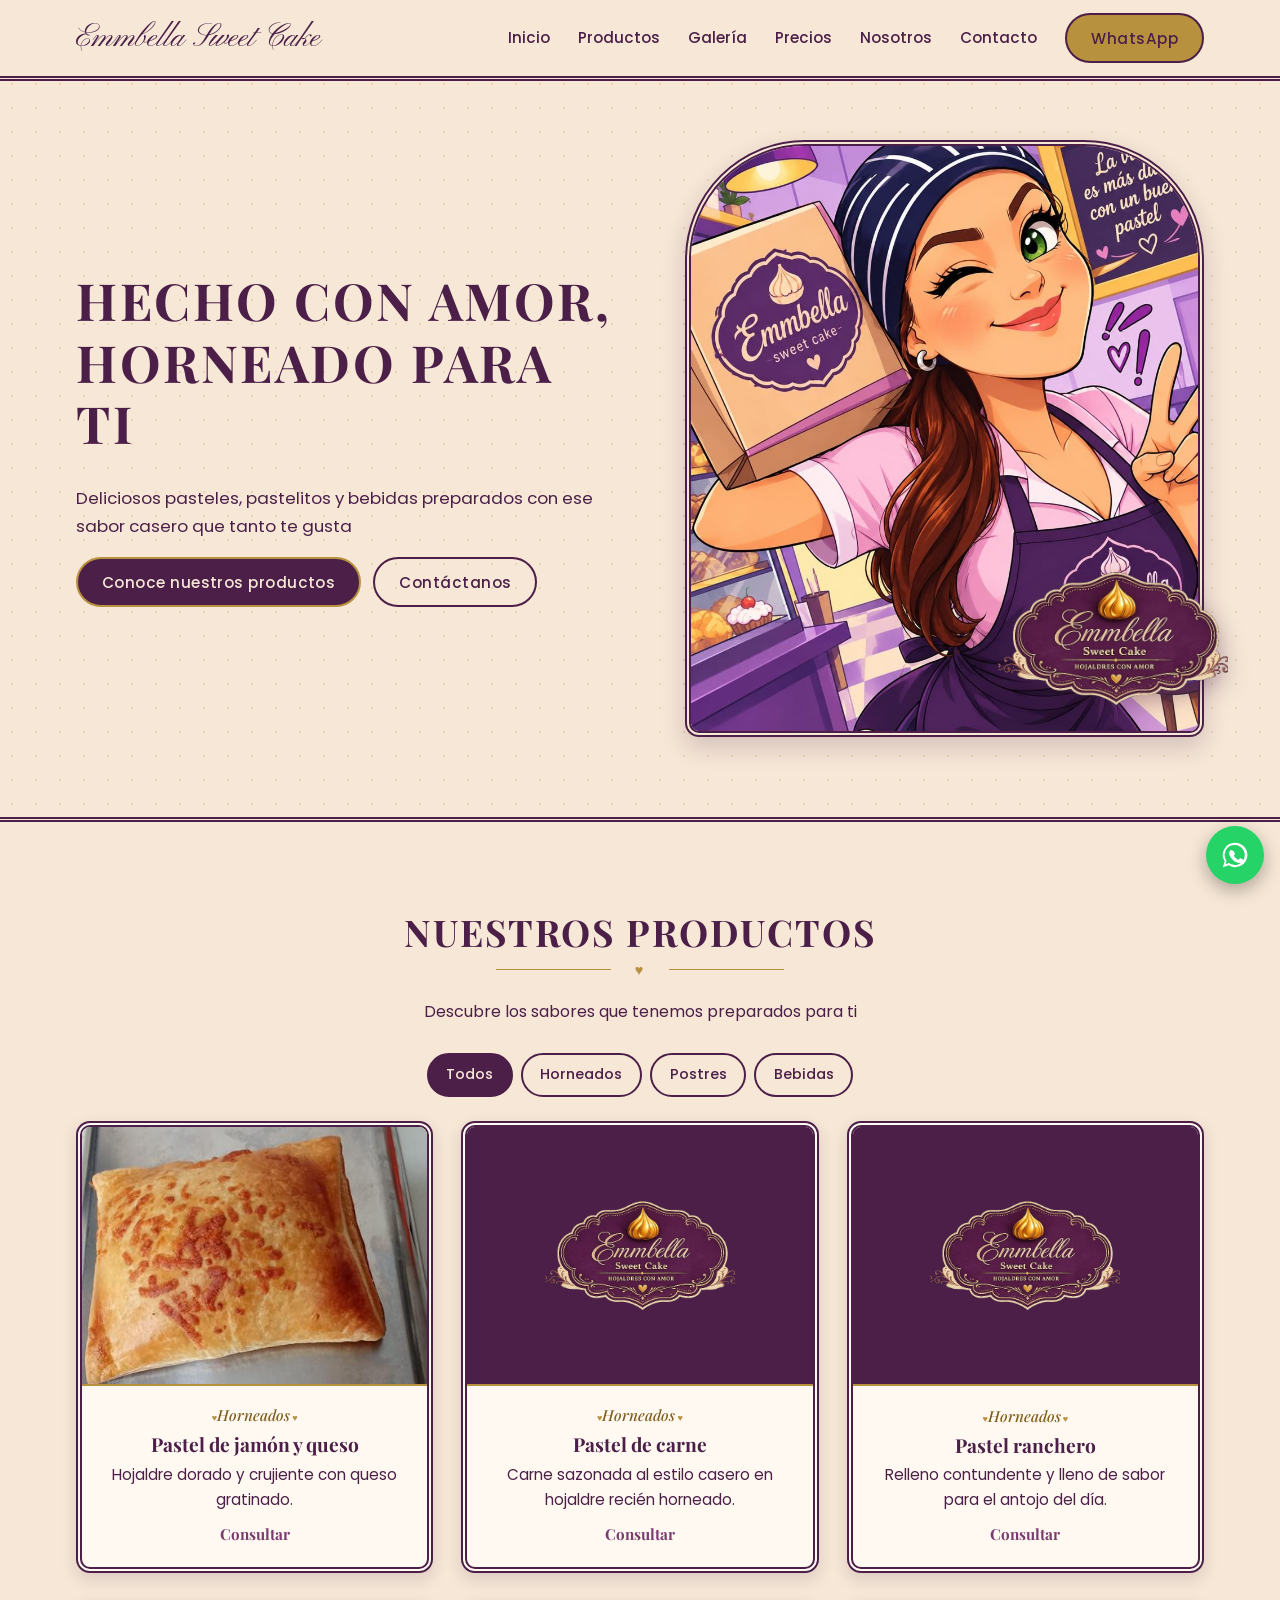
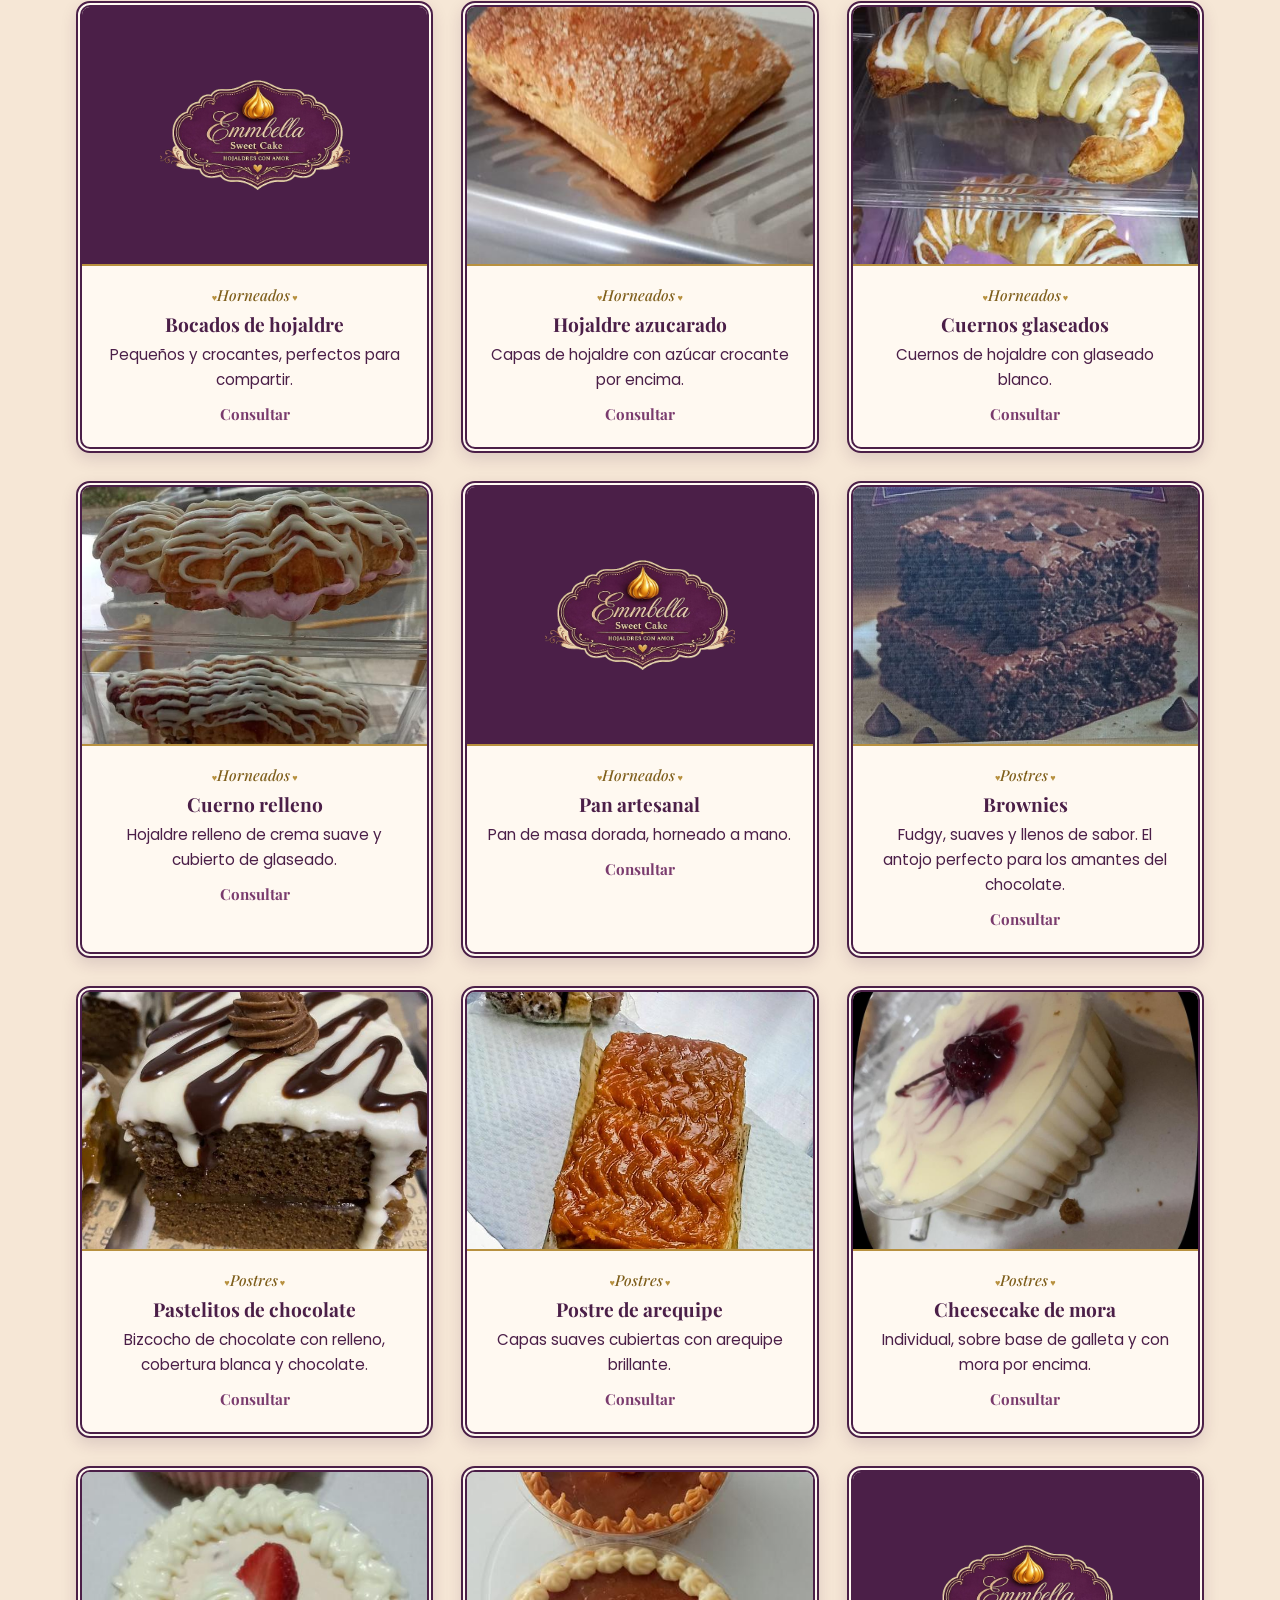
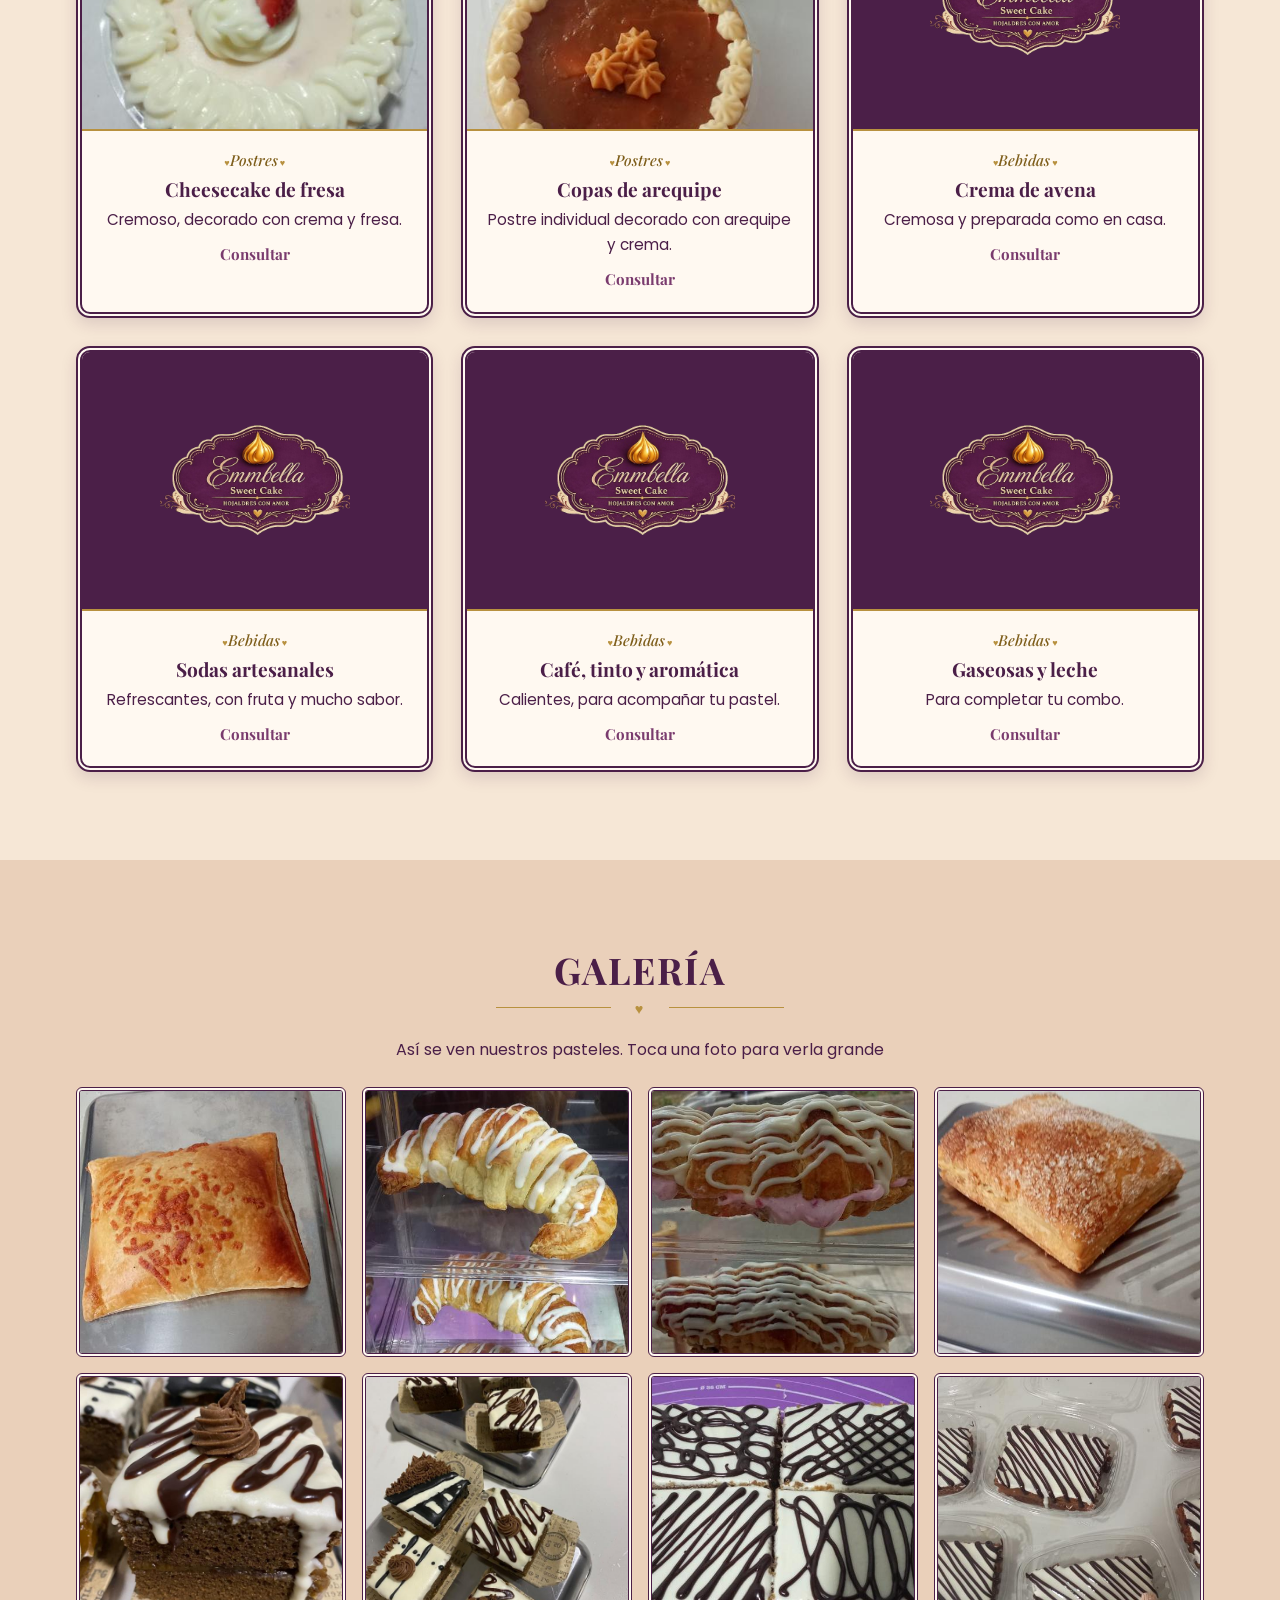
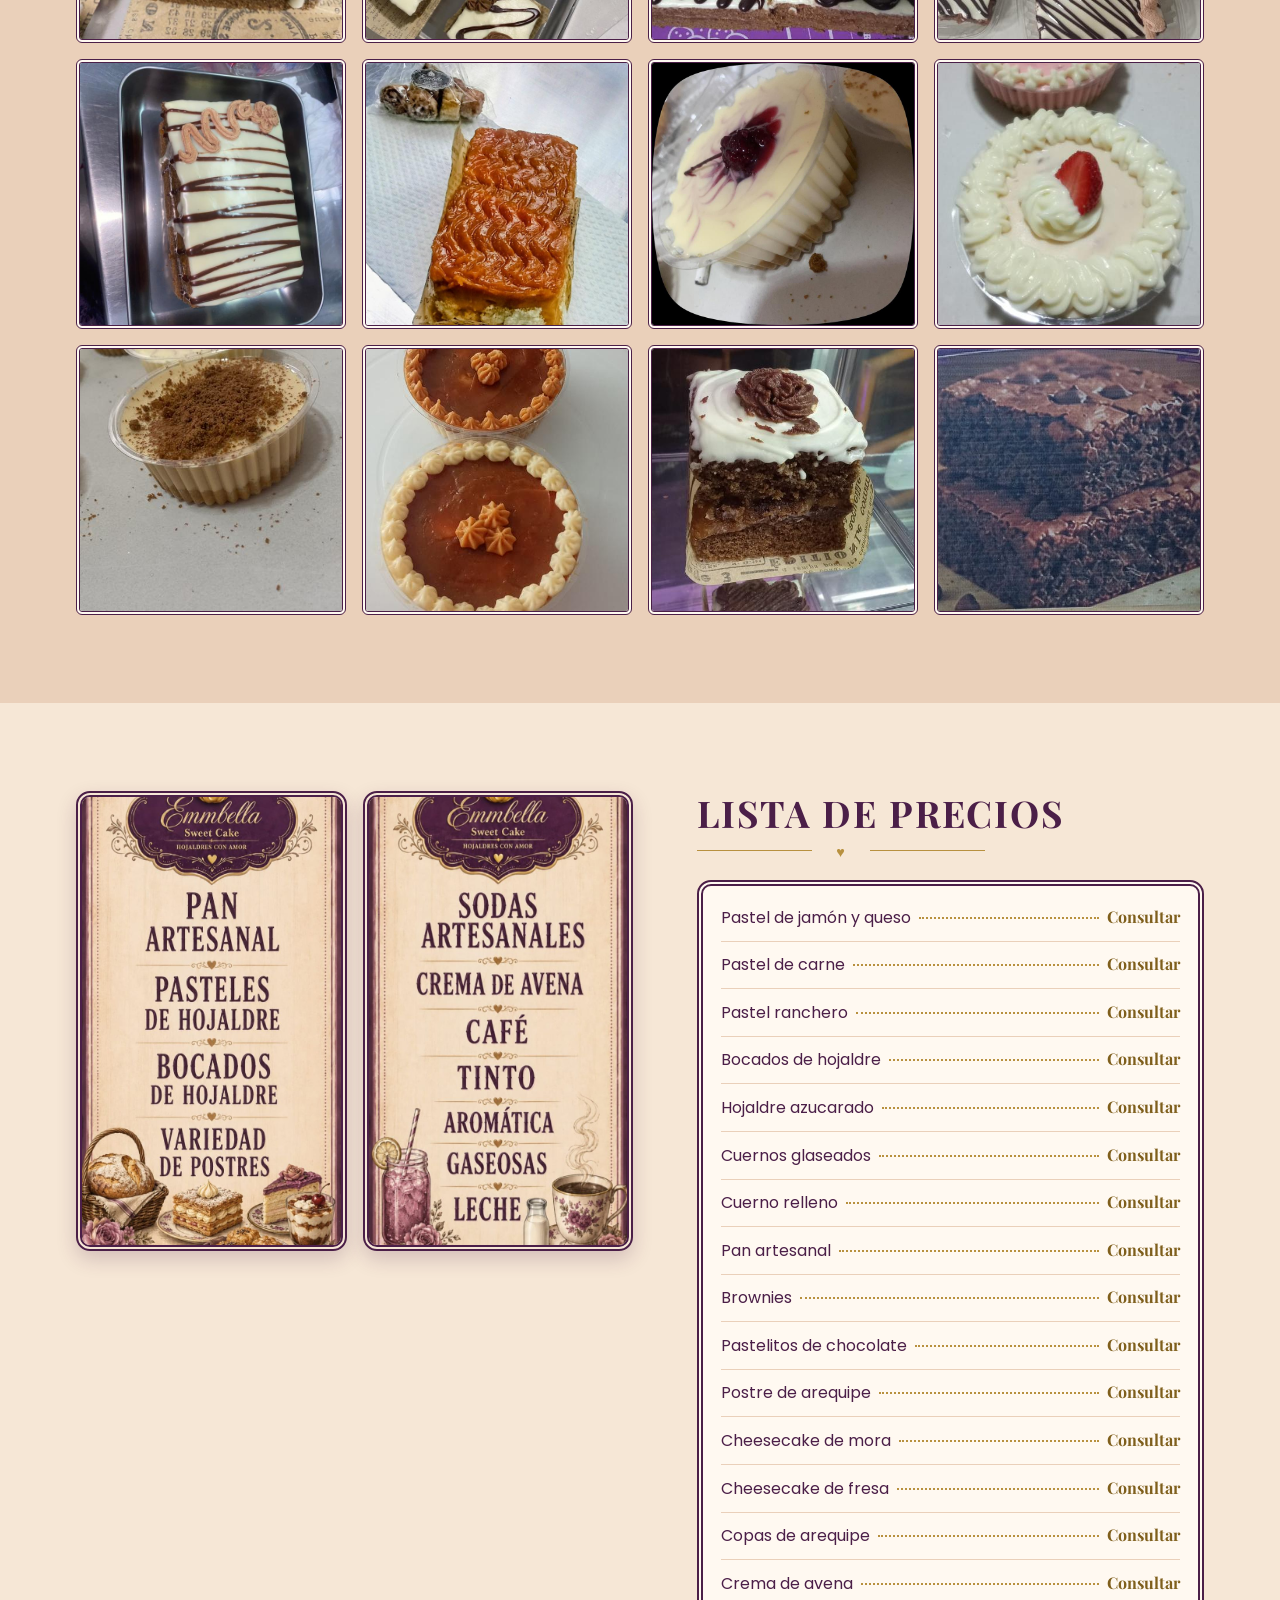
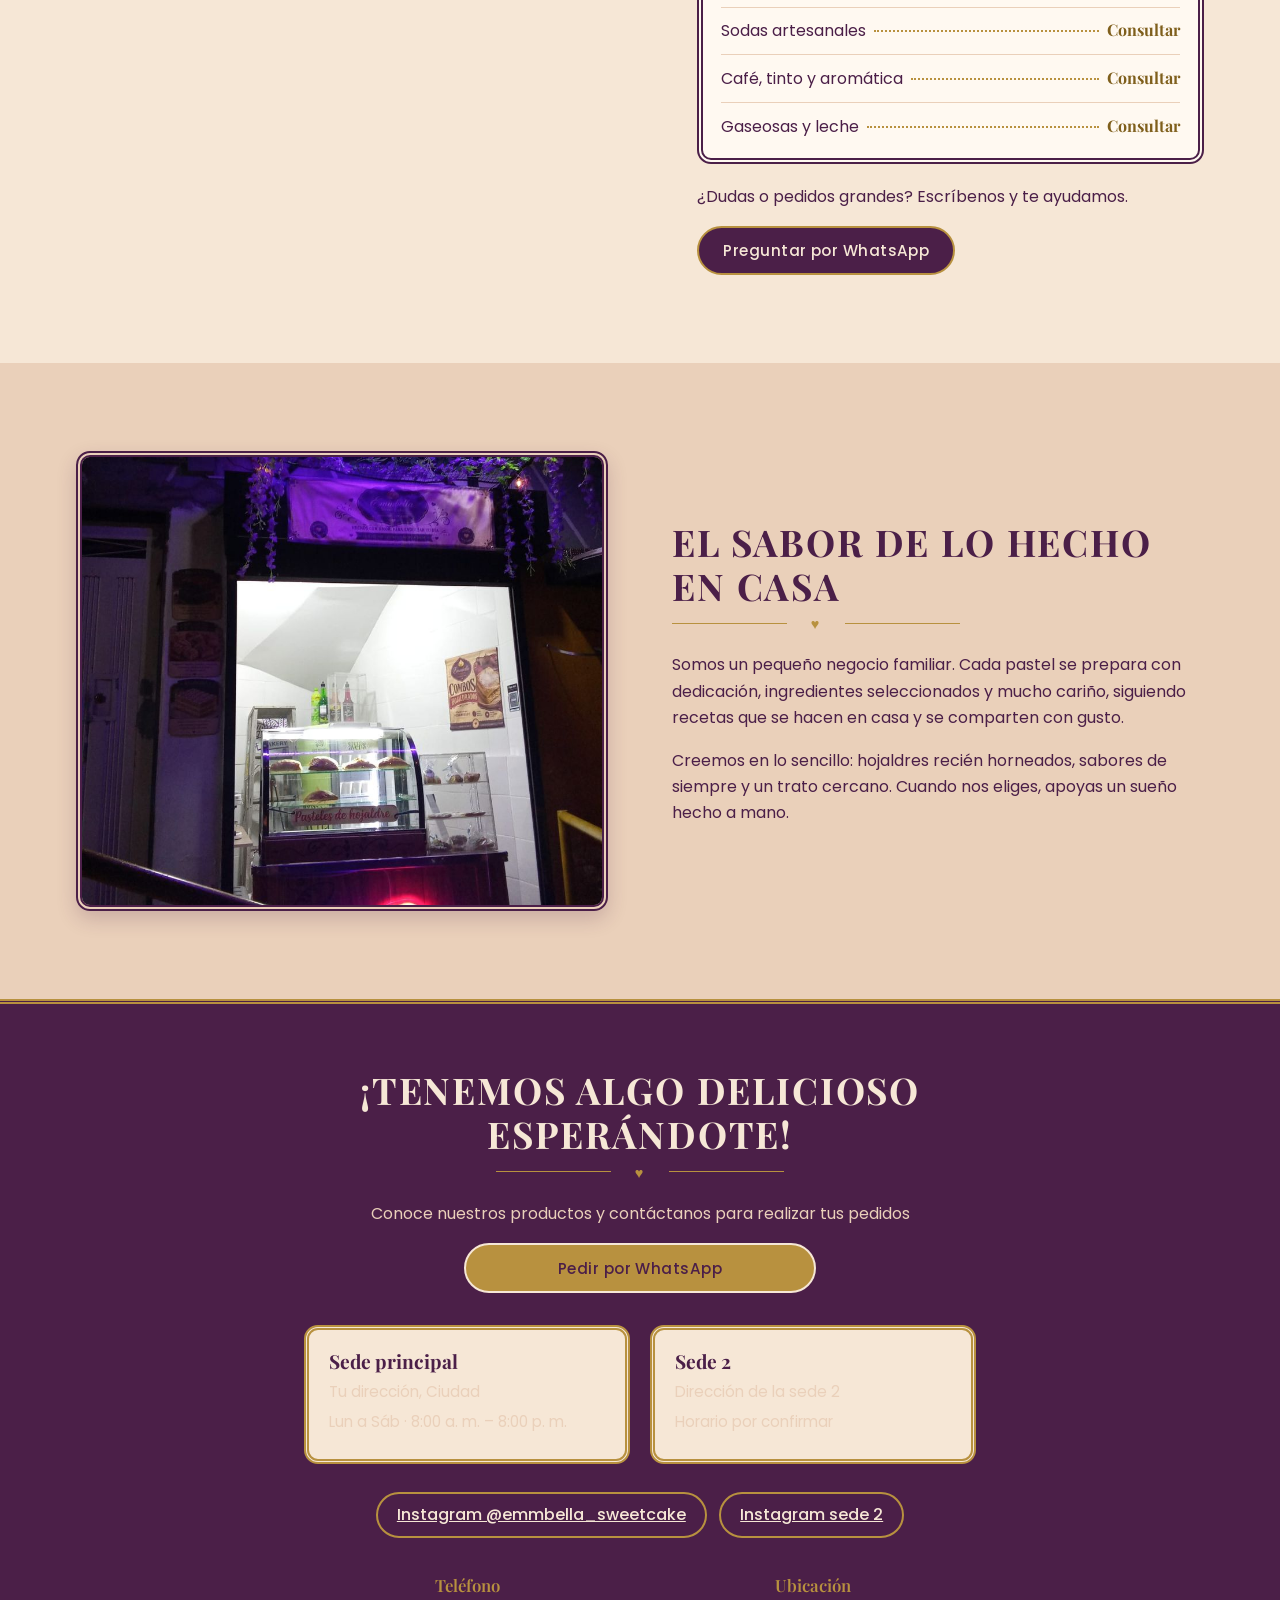
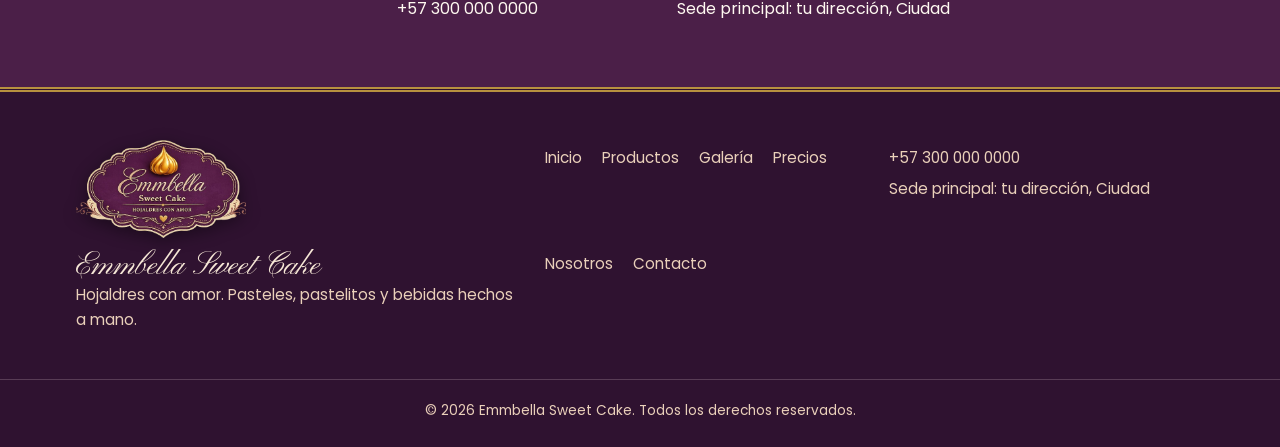
<file: index.html>
<!DOCTYPE html>
<html lang="es">
<head>
  <meta charset="UTF-8">
  <meta name="viewport" content="width=device-width, initial-scale=1">
  <title>Emmbella Sweet Cake | Hojaldres con amor</title>
  <meta name="description" content="Pasteles de hojaldre, pastelitos dulces y avena casera hechos con amor. Haz tu pedido por WhatsApp.">
  <meta name="theme-color" content="#3E1F47">
  <link rel="preconnect" href="https://fonts.googleapis.com">
  <link rel="preconnect" href="https://fonts.gstatic.com" crossorigin>
  <link href="https://fonts.googleapis.com/css2?family=Playfair+Display:ital,wght@0,600;0,700;1,500&family=Pinyon+Script&family=Poppins:wght@400;500;600&display=swap" rel="stylesheet">
  <link rel="icon" type="image/png" href="images/logo.png">
  <link rel="stylesheet" href="style.css">
</head>
<body>
  <a class="skip" href="#inicio">Saltar al contenido</a>

  <!-- A. HEADER -->
  <header class="header" id="header">
    <div class="container header__in">
      <a href="#inicio" class="brand" data-bind="name">Emmbella Sweet Cake</a>
      <button class="burger" id="burger" aria-label="Abrir menú" aria-expanded="false" aria-controls="menu"><span></span><span></span><span></span></button>
      <nav class="nav" id="menu" aria-label="Principal">
        <a href="#inicio">Inicio</a>
        <a href="#productos">Productos</a>
        <a href="#galeria">Galería</a>
        <a href="#precios">Precios</a>
        <a href="#nosotros">Nosotros</a>
        <a href="#contacto">Contacto</a>
        <a href="#" class="btn btn--wa" data-wa>WhatsApp</a>
      </nav>
    </div>
  </header>

  <main>
    <!-- B. HERO -->
    <section class="hero" id="inicio">
      <div class="container hero__in">
        <div class="hero__text">
          <h1>Hecho con amor, horneado para ti</h1>
          <p>Deliciosos pasteles, pastelitos y bebidas preparados con ese sabor casero que tanto te gusta</p>
          <div class="actions">
            <a href="#productos" class="btn btn--primary">Conoce nuestros productos</a>
            <a href="#contacto" class="btn btn--ghost">Contáctanos</a>
          </div>
        </div>
        <div class="hero__media">
          <img src="images/ilustracion.jpg" alt="Ilustración de la panadera de Emmbella guiñando un ojo con una bolsa de la marca" width="900" height="1074" fetchpriority="high">
          <img class="hero__logo" src="images/logo.png" alt="Logo Emmbella Sweet Cake, hojaldres con amor" width="516" height="298">
        </div>
      </div>
    </section>

    <!-- C. PRODUCTOS -->
    <section class="section" id="productos">
      <div class="container">
        <header class="section__head reveal">
          <h2>Nuestros productos</h2>
          <p>Descubre los sabores que tenemos preparados para ti</p>
        </header>
        <div class="filters reveal" role="group" aria-label="Filtrar por categoría">
          <button class="chip is-active" data-filter="todos" aria-pressed="true">Todos</button>
          <button class="chip" data-filter="horneados" aria-pressed="false">Horneados</button>
          <button class="chip" data-filter="postres" aria-pressed="false">Postres</button>
          <button class="chip" data-filter="bebidas" aria-pressed="false">Bebidas</button>
        </div>
        <!-- Las tarjetas se generan desde CONFIG.products en script.js -->
        <div class="grid" id="grid"></div>
      </div>
    </section>

    <!-- GALERÍA -->
    <section class="section section--alt" id="galeria">
      <div class="container">
        <header class="section__head reveal"><h2>Galería</h2><p>Así se ven nuestros pasteles. Toca una foto para verla grande</p></header>
        <div class="gallery" id="gallery"></div>
      </div>
    </section>
    <dialog class="lightbox" id="lightbox" aria-label="Foto ampliada"><img alt=""><p>Toca para cerrar</p></dialog>

    <!-- LISTA DE PRECIOS -->
    <section class="section" id="precios">
      <div class="container about about--cartas">
        <div class="cartas reveal">
          <img src="images/carta-panaderia.jpg" alt="Carta de panadería: pan artesanal, pasteles y bocados de hojaldre, postres" loading="lazy" width="700" height="1473">
          <img src="images/carta-bebidas.jpg" alt="Carta de bebidas: sodas artesanales, crema de avena, café, tinto, aromática, gaseosas y leche" loading="lazy" width="700" height="1473">
        </div>
        <div class="reveal">
          <h2>Lista de precios</h2>
          <ul class="prices" id="prices"></ul>
          <p style="margin-top:1.25rem">¿Dudas o pedidos grandes? Escríbenos y te ayudamos.</p>
          <a href="#" class="btn btn--primary" data-wa>Preguntar por WhatsApp</a>
        </div>
      </div>
    </section>


    <!-- D. NOSOTROS -->
    <section class="section section--alt" id="nosotros">
      <div class="container about">
        <img class="reveal" src="images/local.jpg" alt="Nuestro punto de venta con vitrina de pasteles de hojaldre" loading="lazy" width="900" height="1200">
        <div class="reveal">
          <h2>El sabor de lo hecho en casa</h2>
          <p>Somos un pequeño negocio familiar. Cada pastel se prepara con dedicación, ingredientes seleccionados y mucho cariño, siguiendo recetas que se hacen en casa y se comparten con gusto.</p>
          <p>Creemos en lo sencillo: hojaldres recién horneados, sabores de siempre y un trato cercano. Cuando nos eliges, apoyas un sueño hecho a mano.</p>
        </div>
      </div>
    </section>

    <!-- E. CONTACTO -->
    <section class="contact" id="contacto">
      <div class="container contact__in reveal">
        <h2>¡Tenemos algo delicioso esperándote!</h2>
        <p>Conoce nuestros productos y contáctanos para realizar tus pedidos</p>
        <a href="#" class="btn btn--light" data-wa>Pedir por WhatsApp</a>
        <div class="sedes" id="sedes"></div>
        <div class="social" id="social" aria-label="Redes sociales"></div>
        <ul class="info">
          <li><strong>Teléfono</strong><a href="#" data-bind="phoneText" data-href="tel">+57 300 000 0000</a></li>
          <li><strong>Ubicación</strong><span data-bind="location">Tu dirección, Ciudad</span></li>
        </ul>
      </div>
    </section>
  </main>

  <!-- F. FOOTER -->
  <footer class="footer">
    <div class="container footer__in">
      <div><img class="footer__logo" src="images/logo.png" alt="Logo Emmbella Sweet Cake" loading="lazy" width="516" height="298"><p class="brand" data-bind="name">Emmbella Sweet Cake</p><p>Hojaldres con amor. Pasteles, pastelitos y bebidas hechos a mano.</p></div>
      <nav aria-label="Pie de página"><a href="#inicio">Inicio</a><a href="#productos">Productos</a><a href="#galeria">Galería</a><a href="#precios">Precios</a><a href="#nosotros">Nosotros</a><a href="#contacto">Contacto</a></nav>
      <div><a href="#" data-bind="phoneText" data-href="tel">+57 300 000 0000</a><p data-bind="location">Tu dirección, Ciudad</p></div>
    </div>
    <p class="copy">© <span id="year"></span> <span data-bind="name">Emmbella Sweet Cake</span>. Todos los derechos reservados.</p>
  </footer>

  <a href="#" class="fab" data-wa aria-label="Escribir por WhatsApp">
    <svg viewBox="0 0 32 32" width="30" height="30" fill="currentColor" aria-hidden="true"><path d="M16 3a13 13 0 0 0-11 19.9L3 29l6.300-2A13 13 0 1 0 16 3Zm0 2.400A10.600 10.600 0 1 1 9.900 24.800l-.4-.2-3.700 1.200 1.200-3.600-.3-.4A10.600 10.600 0 0 1 16 5.400Zm-4 5.200c-.3 0-.7.100-1 .5-.4.400-1.300 1.300-1.300 3.100s1.300 3.600 1.500 3.800c.2.300 2.600 4.100 6.400 5.600 3.100 1.200 3.700 1 4.400.9.700-.1 2.200-.9 2.500-1.800.3-.9.300-1.600.2-1.800l-.6-.3-2.200-1.100c-.3-.1-.6-.2-.8.200l-1 1.200c-.2.300-.4.300-.7.100-.4-.2-1.400-.5-2.700-1.700-1-.9-1.600-2-1.800-2.300-.2-.4 0-.5.100-.7l.5-.6.300-.5c.1-.2 0-.4 0-.6l-1-2.400c-.3-.6-.5-.5-.8-.5Z"/></svg>
  </a>

  <script src="script.js"></script>
</body>
</html>
</file>
<file: style.css>
/* ==========================================================
   Emmbella Sweet Cake — estilos (Mobile First · estilo vintage 80/90: berenjena, rosa y dorado)
   Base = móvil (320px+). Mejoras con min-width: 600 / 900 / 1200
   ========================================================== */
:root {
  --berenjena: #4B1F48;
  --morado: #7A3B6E;
  --rosa: #C98FA8;
  --rosa-claro: #F6E7D6;
  --rosa-suave: #EAD0BA;
  --dorado: #B8913F;
  --dorado-osc: #7F5F1C;
  --blanco: #FFF9F1;
  --radio: 14px;
  --sombra: 0 6px 20px rgba(62, 31, 71, .12);
  --f-titulo: "Playfair Display", Georgia, serif;
  --f-texto: "Poppins", system-ui, sans-serif;
  --header-h: 64px;
}

*, *::before, *::after { box-sizing: border-box; }
html { scroll-behavior: smooth; scroll-padding-top: var(--header-h); }
body { margin: 0; font: 400 1rem/1.65 var(--f-texto); color: var(--berenjena); background: var(--blanco); overflow-x: hidden; }
img { display: block; max-width: 100%; height: auto; }
a { color: inherit; }
h1, h2, h3 { font-family: var(--f-titulo); line-height: 1.2; margin: 0 0 .6em; }
h1 { font-size: clamp(2.1rem, 9vw, 3.6rem); }
h2 { font-size: clamp(1.7rem, 6vw, 2.5rem); }
h3 { font-size: 1.2rem; margin-bottom: .3em; }
p { margin: 0 0 1em; }
:focus-visible { outline: 3px solid var(--dorado); outline-offset: 3px; }
.container { width: 100%; max-width: 1160px; margin-inline: auto; padding-inline: 1.25rem; }
.skip { position: absolute; left: -999px; } .skip:focus { left: 1rem; top: 1rem; z-index: 99; background: var(--blanco); padding: .5rem 1rem; }

/* Botones (alto mínimo 48px para dedos) */
.btn { display: inline-flex; align-items: center; justify-content: center; min-height: 48px; padding: .7rem 1.5rem; border-radius: 999px; border: 2px solid transparent; font: 500 .95rem var(--f-texto); text-decoration: none; cursor: pointer; transition: transform .2s, background .2s, color .2s; }
.btn:hover { transform: translateY(-2px); }
.btn--primary { background: var(--berenjena); color: var(--blanco); }
.btn--primary:hover { background: var(--morado); }
.btn--ghost { border-color: var(--berenjena); }
.btn--ghost:hover { background: var(--berenjena); color: var(--blanco); }
.btn--wa { background: var(--dorado-osc); color: #fff; }
.btn--light { background: var(--blanco); color: var(--berenjena); }

/* Header + menú móvil */
.header { position: fixed; inset: 0 0 auto; z-index: 50; background: var(--rosa-claro); transition: box-shadow .3s, background .3s; }
.header.is-scrolled { background: rgba(255, 252, 247, .96); box-shadow: var(--sombra); backdrop-filter: blur(6px); }
.header__in { height: var(--header-h); display: flex; align-items: center; justify-content: space-between; }
.brand { font: 700 1.25rem var(--f-titulo); text-decoration: none; margin: 0; }
.burger { width: 48px; height: 48px; border: 0; background: none; display: grid; place-content: center; gap: 6px; cursor: pointer; }
.burger span { width: 26px; height: 2px; background: var(--berenjena); transition: transform .3s, opacity .3s; }
.burger[aria-expanded="true"] span:nth-child(1) { transform: translateY(8px) rotate(45deg); }
.burger[aria-expanded="true"] span:nth-child(2) { opacity: 0; }
.burger[aria-expanded="true"] span:nth-child(3) { transform: translateY(-8px) rotate(-45deg); }
.nav { position: absolute; top: var(--header-h); left: 0; right: 0; display: none; flex-direction: column; gap: .25rem; padding: 1rem 1.25rem 1.5rem; background: var(--blanco); box-shadow: var(--sombra); }
.nav.is-open { display: flex; }
.nav a:not(.btn) { padding: .85rem .25rem; text-decoration: none; font-weight: 500; border-bottom: 1px solid var(--rosa-suave); }
.nav .btn { margin-top: .75rem; }

/* Hero */
.hero { background: var(--rosa-claro); padding: calc(var(--header-h) + 2rem) 0 3rem; }
.hero__in { display: grid; gap: 2rem; }
.hero__text p { font-size: 1.05rem; max-width: 34rem; }
.actions { display: flex; flex-direction: column; gap: .75rem; }
.hero__media { position: relative; margin-bottom: 2.5rem; }
.hero__media > img:first-child { width: 100%; aspect-ratio: 4 / 3.4; object-fit: cover; border-radius: 120px 120px var(--radio) var(--radio); box-shadow: var(--sombra); }
.hero__logo { position: absolute; width: 46%; max-width: 230px; right: 4%; bottom: -2rem; filter: drop-shadow(0 8px 14px rgba(0, 0, 0, .3)); animation: float 5s ease-in-out infinite; }
@keyframes float { 50% { transform: translateY(-8px); } }

/* Secciones */
.section { padding: 4rem 0; }
.section--alt { background: var(--rosa-claro); }
.section__head { text-align: center; max-width: 36rem; margin: 0 auto 1.5rem; }

/* Filtros */
.filters { display: flex; gap: .5rem; overflow-x: auto; padding: .25rem 0 1rem; margin-bottom: .5rem; scrollbar-width: none; }
.filters::-webkit-scrollbar { display: none; }
.chip { flex: none; min-height: 44px; padding: .5rem 1.1rem; border-radius: 999px; border: 1.5px solid var(--rosa-suave); background: var(--blanco); color: var(--berenjena); font: 500 .9rem var(--f-texto); cursor: pointer; transition: background .2s, color .2s; }
.chip.is-active { background: var(--berenjena); border-color: var(--berenjena); color: var(--blanco); }

/* Tarjetas */
.grid { display: grid; gap: 1.25rem; grid-template-columns: 1fr; }
.card { background: var(--rosa-claro); border-radius: var(--radio); overflow: hidden; box-shadow: var(--sombra); transition: transform .3s, box-shadow .3s; }
.card:hover { transform: translateY(-4px); box-shadow: 0 12px 28px rgba(62, 31, 71, .18); }
.card img { width: 100%; aspect-ratio: 4 / 3; object-fit: cover; }
.card__body { padding: 1.1rem 1.25rem 1.4rem; }
.card__body p { margin: 0; font-size: .95rem; }
.tag { display: inline-block; margin-bottom: .5rem; font-size: .8rem; font-weight: 500; color: var(--dorado-osc); }
.card.is-hidden { display: none; }

/* Nosotros */
.about { display: grid; gap: 2rem; align-items: center; }
.about img { width: 100%; max-height: 460px; object-fit: cover; object-position: center 70%; border-radius: var(--radio); box-shadow: var(--sombra); }

/* Contacto */
.contact { background: var(--berenjena); color: var(--blanco); padding: 4rem 0; text-align: center; }
.contact__in { max-width: 44rem; }
.contact .btn { width: 100%; max-width: 22rem; }
.info { list-style: none; padding: 0; margin: 2.25rem 0 0; display: grid; gap: 1.25rem; }
.info strong { display: block; font: 600 1.05rem var(--f-titulo); color: var(--rosa-suave); }
.info a { text-decoration: none; }

/* Footer */
.footer { background: #2A1230; color: var(--rosa-suave); padding-top: 3rem; font-size: .95rem; }
.footer__in { display: grid; gap: 1.75rem; }
.footer .brand { color: var(--blanco); }
.footer nav { display: flex; flex-wrap: wrap; gap: .25rem 1.25rem; }
.footer nav a, .footer a { display: inline-block; padding: .35rem 0; text-decoration: none; }
.copy { text-align: center; margin: 2rem 0 0; padding: 1.25rem 1rem 5rem; border-top: 1px solid rgba(249, 230, 236, .2); font-size: .85rem; }

/* Botón flotante WhatsApp */
.fab { position: fixed; right: 1rem; bottom: 1rem; z-index: 60; width: 58px; height: 58px; display: grid; place-items: center; border-radius: 50%; background: #25D366; color: #fff; box-shadow: 0 6px 18px rgba(0, 0, 0, .3); transition: transform .2s; }
.fab:hover { transform: scale(1.08); }

/* Aparición al hacer scroll */
.js .reveal { opacity: 0; transform: translateY(18px); transition: opacity .6s, transform .6s; }
.js .reveal.is-visible { opacity: 1; transform: none; }

/* ---------- Tablet ---------- */
@media (min-width: 600px) {
  .actions { flex-direction: row; }
  .grid { grid-template-columns: repeat(2, 1fr); }
  .section { padding: 5.5rem 0; }
  .filters { justify-content: center; }
  .info { grid-template-columns: 1fr 1fr; }
  .footer__in { grid-template-columns: 1fr 1fr; }
}

/* ---------- Escritorio ---------- */
@media (min-width: 900px) {
  :root { --header-h: 76px; }
  .container { padding-inline: 2rem; }
  .burger { display: none; }
  .nav { position: static; display: flex; flex-direction: row; align-items: center; gap: 1.75rem; padding: 0; background: none; box-shadow: none; }
  .nav a:not(.btn) { padding: .5rem 0; border: 0; font-size: .95rem; background: linear-gradient(var(--dorado), var(--dorado)) 0 100% / 0 2px no-repeat; transition: background-size .3s; }
  .nav a:not(.btn):hover { background-size: 100% 2px; }
  .nav .btn { margin: 0; min-height: 44px; }
  .hero { padding: calc(var(--header-h) + 4rem) 0 5rem; }
  .hero__in { grid-template-columns: 1.05fr 1fr; align-items: center; gap: 4rem; }
  .hero__media { margin-bottom: 0; }
  .hero__media > img:first-child { aspect-ratio: 4 / 4.6; }
  .hero__logo { right: -1.5rem; bottom: 2rem; }
  .grid { grid-template-columns: repeat(3, 1fr); gap: 1.75rem; }
  .about { grid-template-columns: 1fr 1fr; gap: 4rem; }
  .footer__in { grid-template-columns: 1.4fr 1fr 1fr; }
  .copy { padding-bottom: 1.5rem; }
}

@media (min-width: 1200px) { .container { padding-inline: 1rem; } }

@media (prefers-reduced-motion: reduce) {
  html { scroll-behavior: auto; }
  *, *::before, *::after { animation: none !important; transition: none !important; }
}

/* ===== Capa vintage 80/90: bordes gruesos, sombras duras, rayas y ajedrez ===== */
:root { --stripes: repeating-linear-gradient(90deg, var(--rosa) 0 24px, var(--dorado) 24px 48px, var(--morado) 48px 72px); --checker: repeating-conic-gradient(var(--berenjena) 0 25%, var(--rosa-claro) 0 50%) 0 0 / 28px 28px; }
.header { background: var(--rosa-claro); border-bottom: 3px solid var(--berenjena); }
.header::after { content: ""; position: absolute; left: 0; right: 0; bottom: -9px; height: 6px; background: var(--stripes); }
.brand { color: var(--berenjena); text-shadow: 2px 2px 0 var(--rosa); font-style: italic; }
h1, h2 { color: var(--berenjena); text-shadow: 3px 3px 0 var(--rosa); }
.contact h2, .footer h2 { color: var(--blanco); text-shadow: 3px 3px 0 var(--morado); }
.btn { border: 2.5px solid var(--berenjena); box-shadow: 4px 4px 0 var(--berenjena); }
.btn:hover { transform: translate(2px, 2px); box-shadow: 2px 2px 0 var(--berenjena); }
.btn--primary { background: var(--morado); }
.btn--ghost { background: var(--rosa); }
.btn--wa { background: var(--dorado); color: var(--berenjena); }
.btn--light { background: var(--dorado); color: var(--berenjena); border-color: var(--blanco); box-shadow: 4px 4px 0 var(--rosa); }
.hero { background: var(--rosa-claro) radial-gradient(var(--rosa-suave) 2px, transparent 2px) 0 0 / 22px 22px; border-bottom: 3px solid var(--berenjena); }
.hero__media > img:first-child { border: 4px solid var(--berenjena); box-shadow: 8px 8px 0 var(--dorado); }
.hero__logo { filter: drop-shadow(4px 4px 0 var(--berenjena)); }
.section::before { content: ""; display: block; height: 18px; margin: -4rem 0 3rem; background: var(--checker); }
@media (min-width: 600px) { .section::before { margin-top: -5.5rem; } }
.card { background: var(--blanco); border: 3px solid var(--berenjena); box-shadow: 6px 6px 0 var(--rosa); }
.card:hover { box-shadow: 8px 8px 0 var(--dorado); }
.card img { border-bottom: 3px solid var(--berenjena); }
.tag { background: var(--berenjena); color: var(--rosa-claro); padding: .1rem .7rem; border-radius: 999px; }
.chip { border: 2.5px solid var(--berenjena); box-shadow: 3px 3px 0 var(--rosa); }
.chip.is-active { background: var(--morado); }
.card__price { margin: .75rem 0 0 !important; font: 700 1.15rem var(--f-titulo); color: var(--dorado-osc); }
.section--alt { background: var(--rosa); }
.about img { border: 4px solid var(--berenjena); box-shadow: 8px 8px 0 var(--dorado); }
.about--cartas { align-items: start; }
.cartas { display: grid; grid-template-columns: 1fr 1fr; gap: 1rem; }
.cartas img { border: 3px solid var(--berenjena); box-shadow: 5px 5px 0 var(--berenjena); border-radius: var(--radio); }
.prices { list-style: none; padding: 0; margin: 0; background: var(--blanco); border: 3px solid var(--berenjena); border-radius: var(--radio); box-shadow: 6px 6px 0 var(--berenjena); padding: .5rem 1.1rem; }
.prices li { display: flex; align-items: baseline; gap: .5rem; padding: .6rem 0; }
.prices li + li { border-top: 2px dashed var(--rosa); }
.prices .dots { flex: 1; border-bottom: 2px dotted var(--morado); transform: translateY(-4px); }
.prices b { font-family: var(--f-titulo); color: var(--dorado-osc); white-space: nowrap; }
.prices small { display: block; font-size: .8rem; opacity: .8; }
.sedes { display: grid; gap: 1.25rem; margin-top: 2rem; }
.sede { background: var(--blanco); color: var(--berenjena); border: 3px solid var(--dorado); border-radius: var(--radio); padding: 1.25rem; text-align: left; box-shadow: 5px 5px 0 var(--rosa); }
.sede h3 { margin: 0 0 .4rem; } .sede p { margin: 0 0 .3rem; font-size: .95rem; }
.sede a { font-weight: 600; color: var(--morado); }
.social { display: flex; flex-wrap: wrap; gap: .75rem; justify-content: center; margin-top: 1.75rem; }
.social a { min-height: 44px; display: inline-flex; align-items: center; padding: .5rem 1.2rem; border: 2px solid var(--rosa); border-radius: 999px; font-weight: 500; }
.social a:hover { background: var(--rosa); color: var(--berenjena); }
.contact { border-top: 3px solid var(--dorado); background: var(--berenjena) radial-gradient(var(--morado) 2px, transparent 2px) 0 0 / 22px 22px; }
.info strong { color: var(--rosa); }
.footer { border-top: 6px solid var(--dorado); }
@media (min-width: 900px) { .sedes { grid-template-columns: repeat(auto-fit, minmax(240px, 1fr)); } .about--cartas { grid-template-columns: 1.1fr 1fr; } }

/* ===== Estilo carta vintage: pergamino, ciruela, dorado, marcos dobles y corazones ===== */
body { background: var(--rosa-claro); }
.header { border-bottom: 5px double var(--berenjena); background: var(--rosa-claro); }
.header::after, .section::before { content: none; }
.brand { font: 400 2rem/1 "Pinyon Script", cursive; font-style: normal; text-shadow: none; }
.footer .brand { color: var(--rosa-claro); }
h1, h2 { text-transform: uppercase; letter-spacing: .05em; text-shadow: none; font-weight: 700; }
h1 { font-size: clamp(1.9rem, 8vw, 3.2rem); }
h2 { font-size: clamp(1.5rem, 6vw, 2.3rem); }
h2::after { content: "\2665"; display: block; max-width: 18rem; margin: .5rem auto 0; text-align: center; font-size: .9rem; line-height: 1; color: var(--dorado); background: linear-gradient(var(--dorado), var(--dorado)) left center / 40% 1px no-repeat, linear-gradient(var(--dorado), var(--dorado)) right center / 40% 1px no-repeat; }
.about h2::after, .hero h1::after { margin-left: 0; }
.contact h2, .contact h2::after { color: var(--rosa-claro); text-shadow: none; }
.contact h2::after { color: var(--dorado); }
.btn { box-shadow: none; border: 2px solid var(--dorado); letter-spacing: .03em; }
.btn:hover { transform: translateY(-2px); box-shadow: 0 4px 10px rgba(75, 31, 72, .25); }
.btn--primary { background: var(--berenjena); color: var(--rosa-claro); }
.btn--ghost { background: transparent; border-color: var(--berenjena); color: var(--berenjena); }
.btn--ghost:hover { background: var(--berenjena); color: var(--rosa-claro); }
.btn--wa, .btn--light { background: var(--dorado); color: var(--berenjena); border-color: var(--berenjena); box-shadow: none; }
.btn--light { border-color: var(--rosa-claro); }
.hero { background: var(--rosa-claro) radial-gradient(rgba(184, 145, 63, .22) 1.5px, transparent 1.5px) 0 0 / 24px 24px; border-bottom: 5px double var(--berenjena); }
.hero__media > img:first-child { border: 6px double var(--berenjena); box-shadow: 0 10px 24px rgba(75, 31, 72, .2); }
.hero__logo { filter: drop-shadow(0 8px 12px rgba(75, 31, 72, .4)); }
.card { background: var(--blanco); border: 6px double var(--berenjena); box-shadow: 0 6px 16px rgba(75, 31, 72, .15); }
.card:hover { box-shadow: 0 12px 26px rgba(75, 31, 72, .25); }
.card img { border-bottom: 2px solid var(--dorado); }
.card__body { text-align: center; }
.tag { background: none; padding: 0; color: var(--dorado-osc); font: italic 500 .95rem var(--f-titulo); }
.tag::before, .tag::after { content: " \2665 "; font-size: .6em; color: var(--dorado); }
.card__price { color: var(--morado); }
.chip { border: 2px solid var(--berenjena); box-shadow: none; background: transparent; font-weight: 500; }
.chip.is-active { background: var(--berenjena); color: var(--rosa-claro); }
.section--alt { background: var(--rosa-suave); }
.about img, .cartas img { border: 6px double var(--berenjena); box-shadow: 0 8px 20px rgba(75, 31, 72, .2); }
.prices { border: 6px double var(--berenjena); box-shadow: none; background: var(--blanco); }
.prices li + li { border-top: 1px solid var(--rosa-suave); }
.prices .dots { border-bottom: 2px dotted var(--dorado); }
.contact { background: var(--berenjena); border-top: 5px double var(--dorado); }
.contact p { color: var(--rosa-suave); }
.sede { border: 5px double var(--dorado); box-shadow: none; background: var(--rosa-claro); }
.info strong { color: var(--dorado); }
.social a { border-color: var(--dorado); color: var(--rosa-claro); }
.social a:hover { background: var(--dorado); color: var(--berenjena); }
.footer { background: #2F1230; border-top: 5px double var(--dorado); }
.copy { color: var(--rosa-suave); }
.footer__logo { width: 170px; margin-bottom: .75rem; filter: drop-shadow(0 4px 8px rgba(0,0,0,.4)); }

/* ===== Fotos reales: marcador con logo, galería y visor ===== */
.card__ph { aspect-ratio: 4 / 3; display: grid; place-items: center; background: var(--berenjena); border-bottom: 2px solid var(--dorado); }
.card .card__ph img { width: 55%; aspect-ratio: auto; border: 0; object-fit: contain; }
.gallery { display: grid; grid-template-columns: repeat(2, 1fr); gap: .75rem; }
.shot { padding: 0; border: 4px double var(--berenjena); background: var(--blanco); cursor: zoom-in; aspect-ratio: 1; overflow: hidden; border-radius: 6px; }
.shot img { width: 100%; height: 100%; object-fit: cover; transition: transform .4s; }
.shot:hover img { transform: scale(1.06); }
.lightbox { border: 6px double var(--dorado); padding: .5rem; max-width: min(92vw, 640px); background: var(--blanco); text-align: center; }
.lightbox::backdrop { background: rgba(47, 18, 48, .85); }
.lightbox img { max-height: 78vh; margin: 0 auto; border-radius: 4px; }
.lightbox p { margin: .5rem 0 0; font-size: .85rem; }
@media (min-width: 600px) { .gallery { grid-template-columns: repeat(3, 1fr); gap: 1rem; } }
@media (min-width: 900px) { .gallery { grid-template-columns: repeat(4, 1fr); } }
</file>
